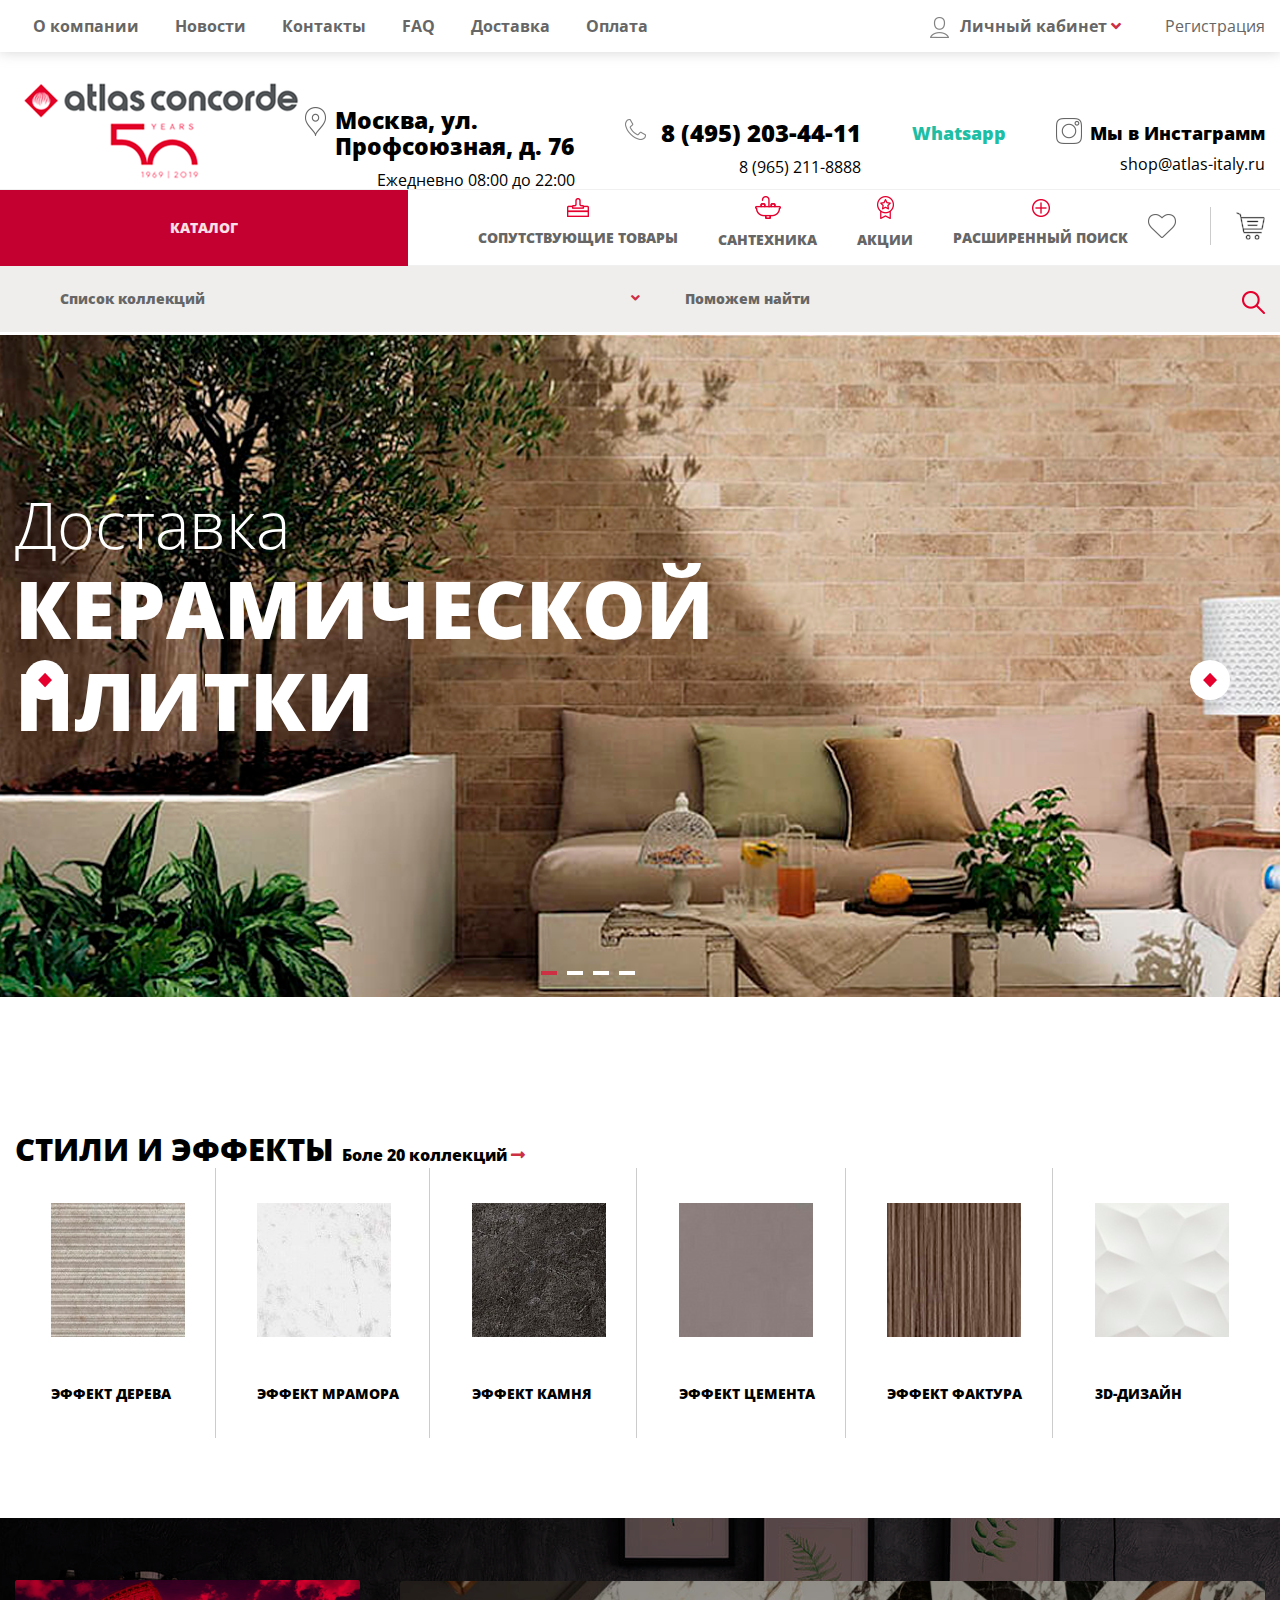
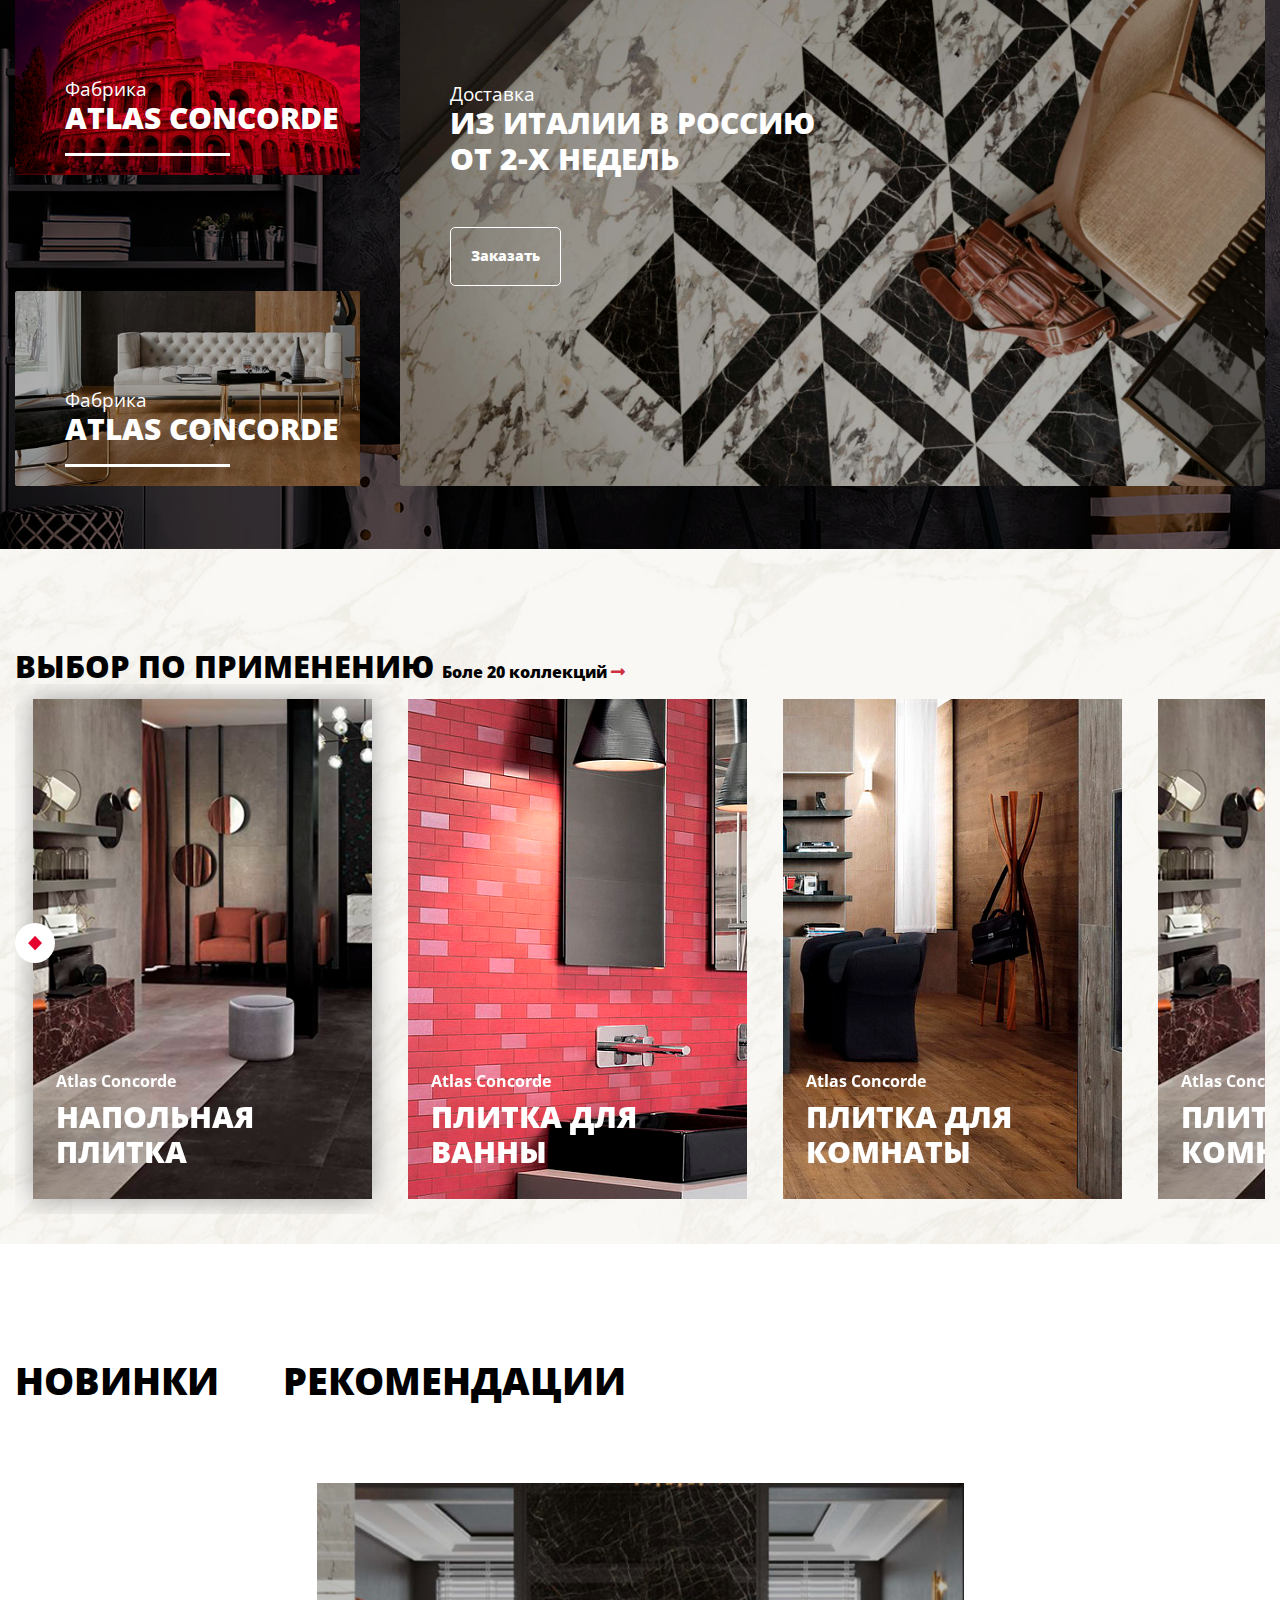
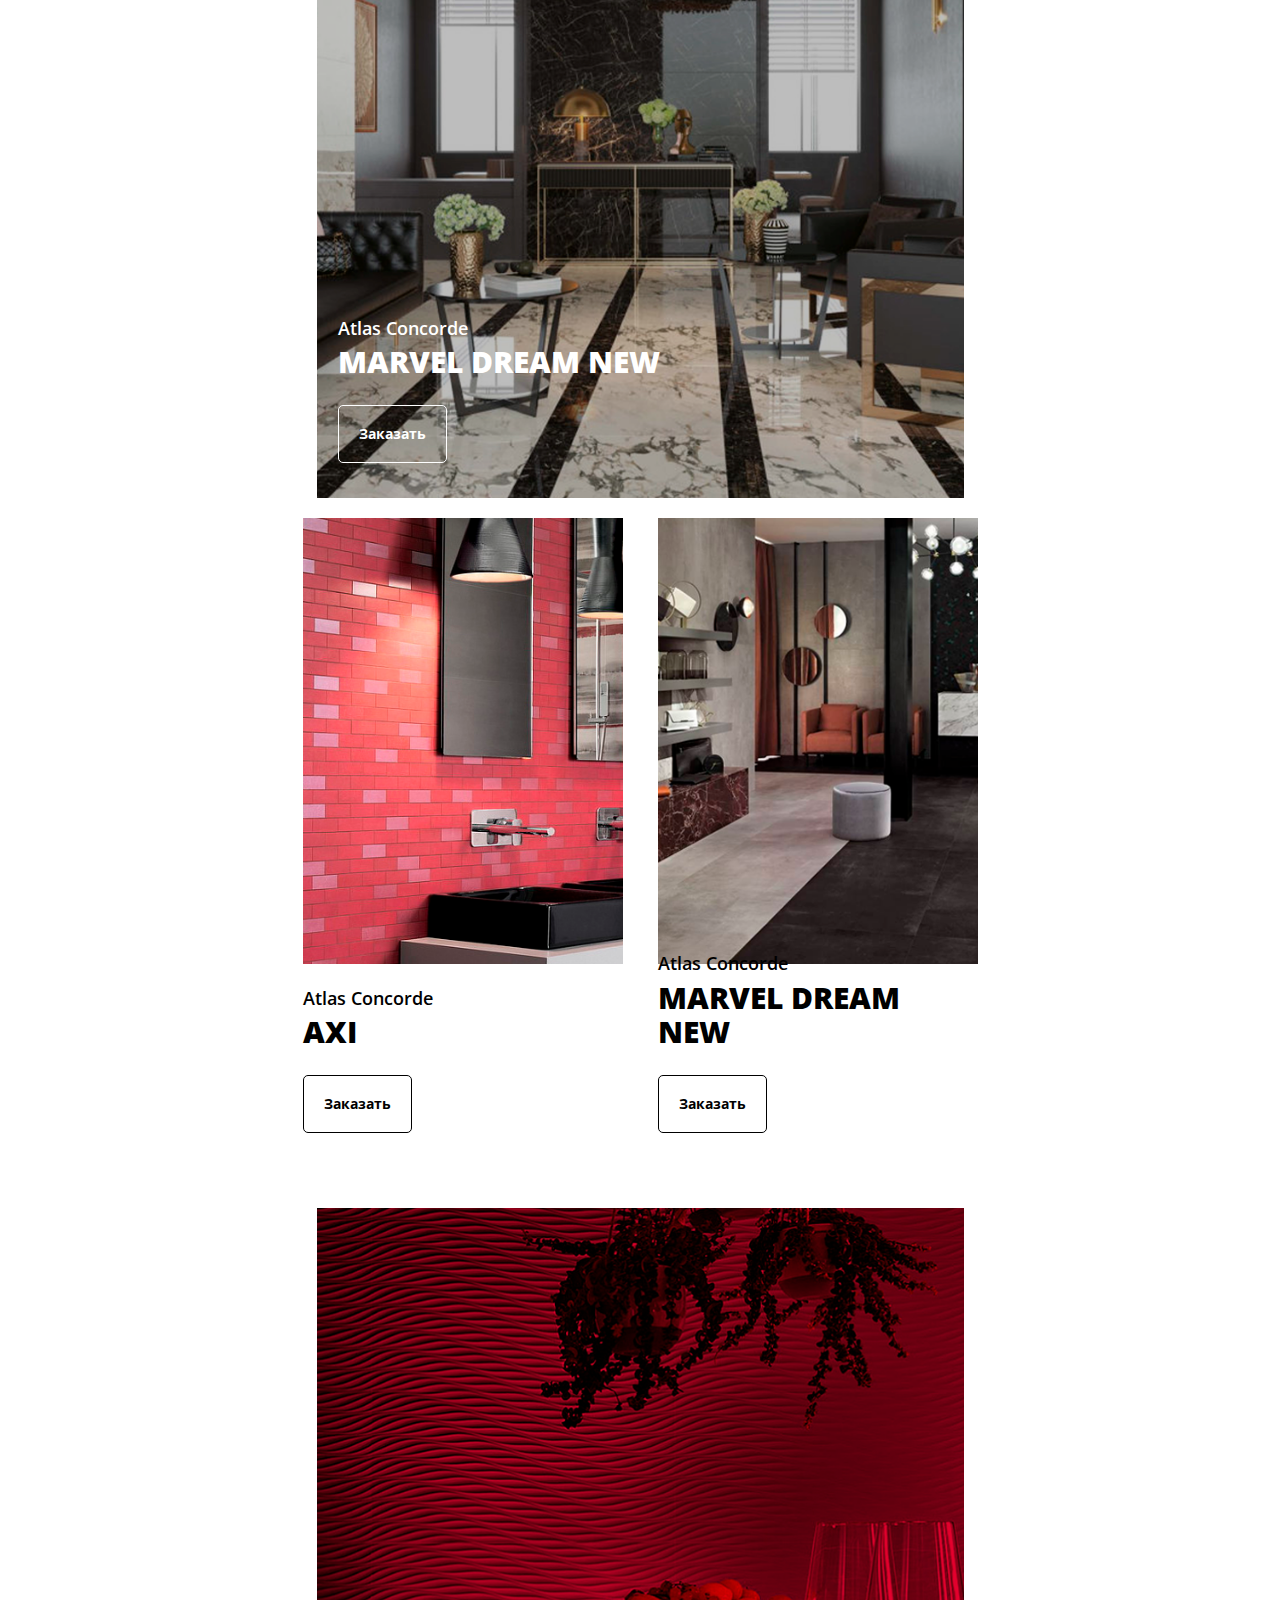
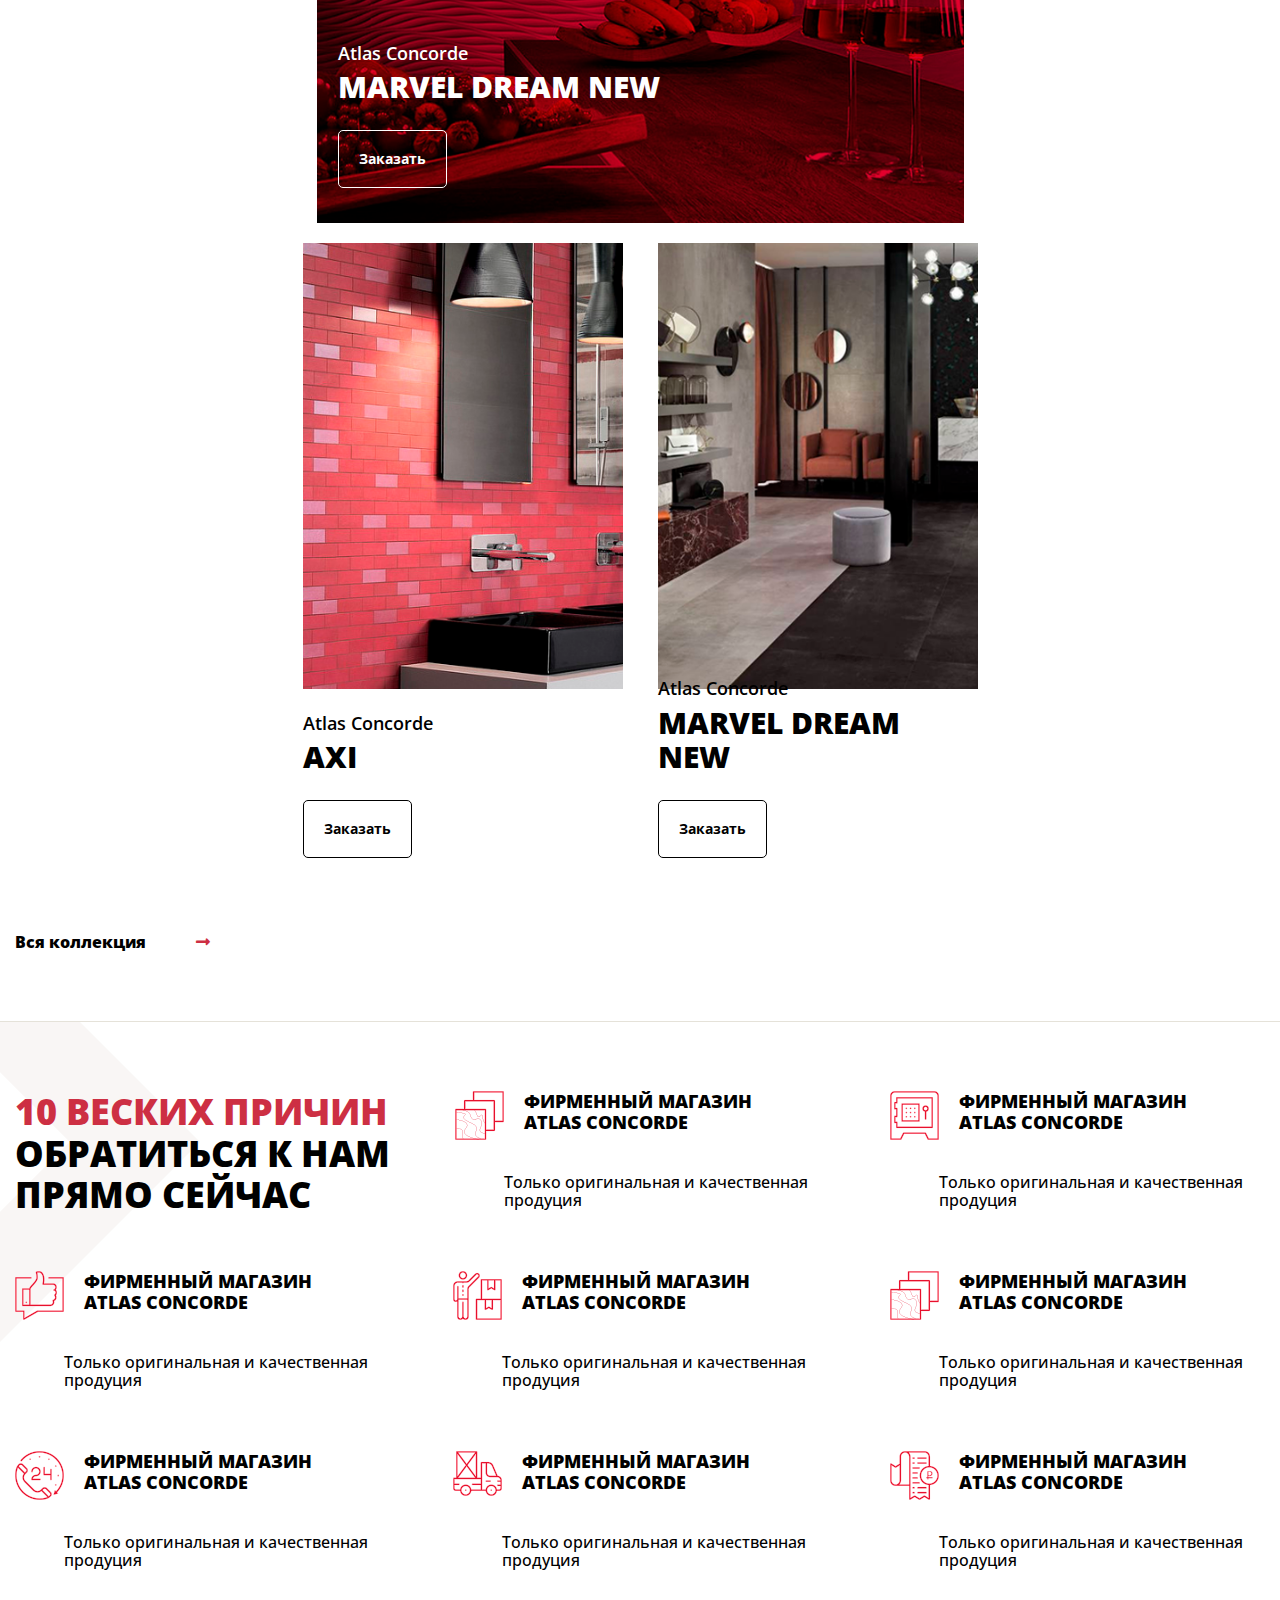
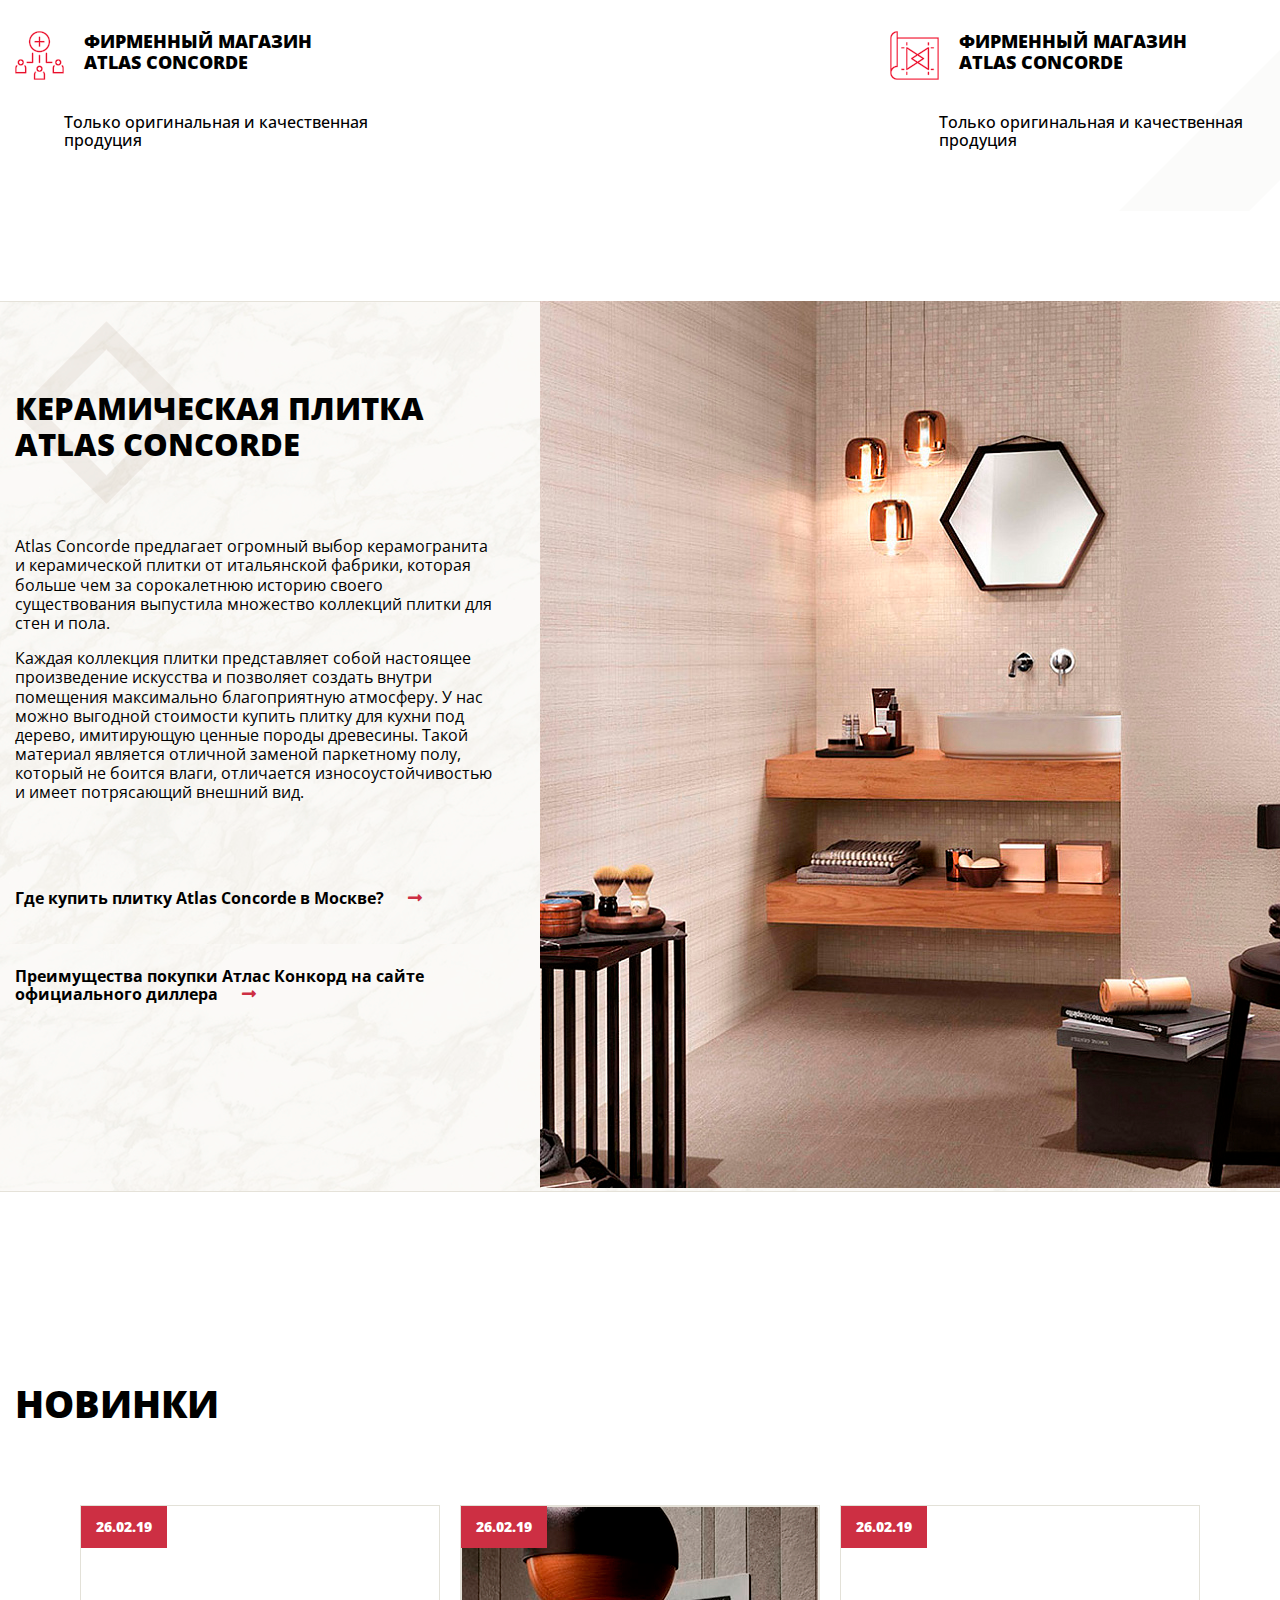
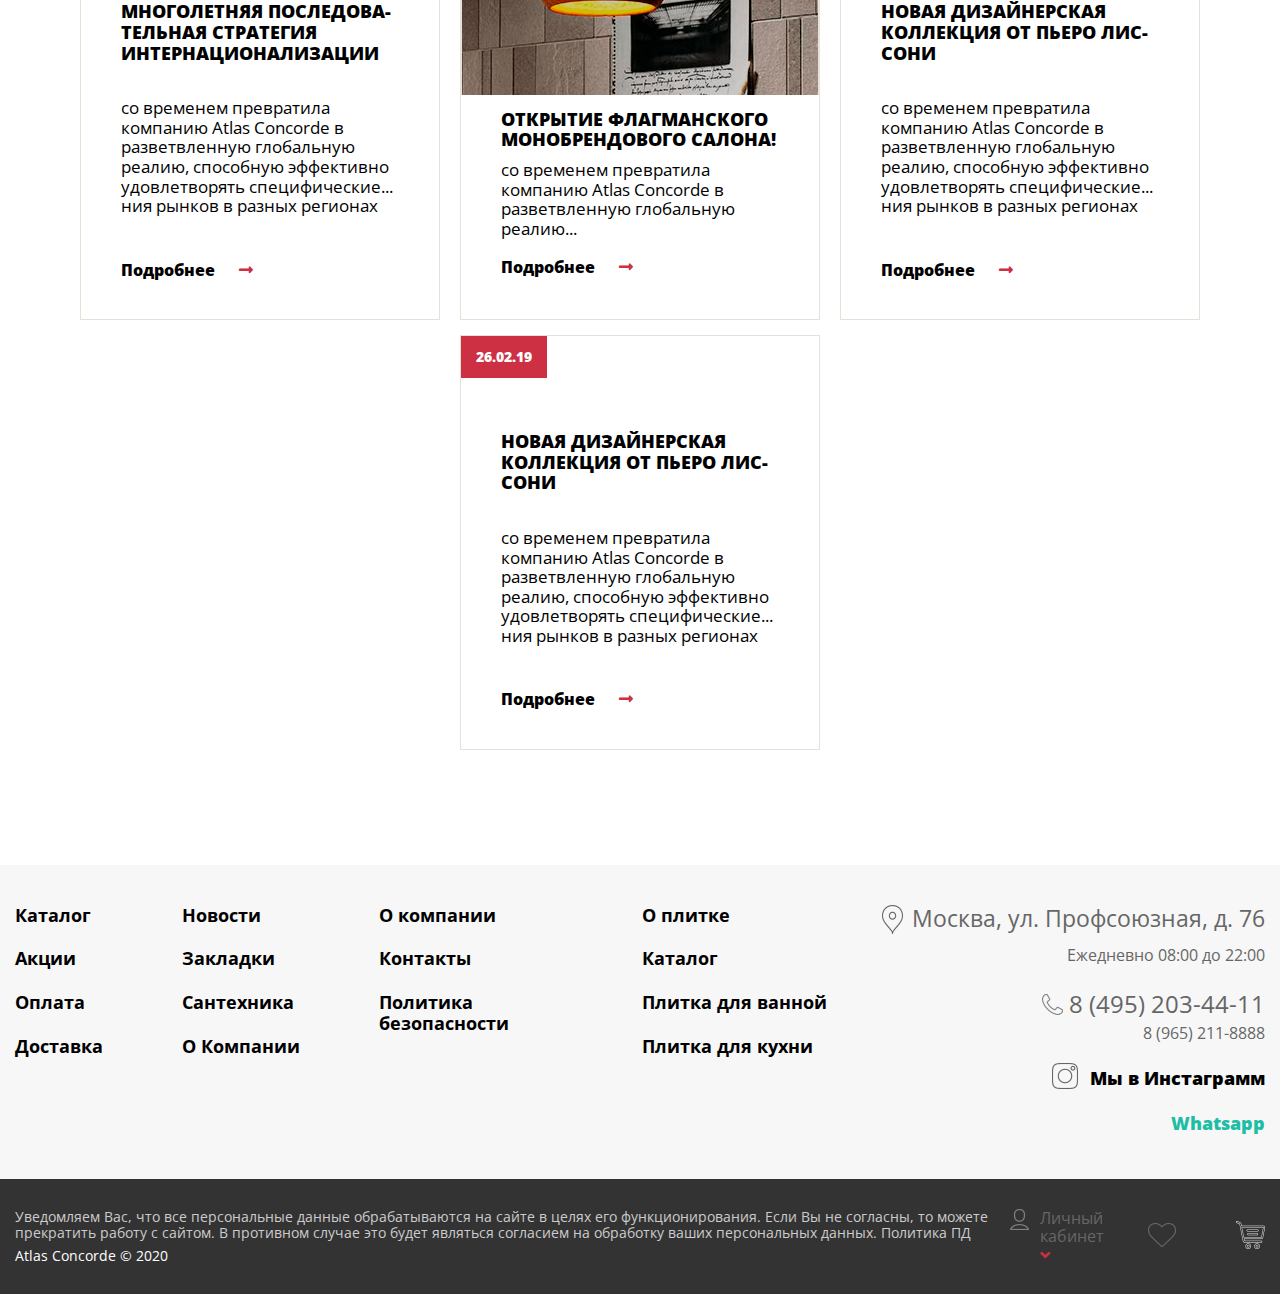
<file: index.html>
<!DOCTYPE html>
<html lang="en">
<head>
  <meta charset="UTF-8">
  <meta name="viewport" content="width=device-width, initial-scale=1.0">
  <meta http-equiv="X-UA-Compatible" content="ie=edge">
  <title>Atlas Concorde</title>
  

  <link href="https://fonts.googleapis.com/css2?family=Open+Sans:wght@400;600;700&display=swap" rel="stylesheet">
  <link href="https://use.fontawesome.com/releases/v5.0.13/css/all.css" rel="stylesheet">
   <link rel="stylesheet" href="https://cdnjs.cloudflare.com/ajax/libs/animate.css/3.7.0/animate.min.css"/>
   <link rel="stylesheet" href="css/style.min.css">
</head>
<body>
	<header class="header" id="s1">		
		  <div class="header__inner">
		  	<div class="container">
		<div class="header-top" id="head-top">

			<div class="menu-burger" id="burger">
				<div class="menu-burder__item"></div>
					<div class="menu-burder__item"></div>
						<div class="menu-burder__item"></div>
			</div>

			<div class="menu-icons">
				<div class="menu-icons__item">
					<a href="">
						<img src="img/whatsup-smart.png">
					</a>
				</div>
				<div class="menu-icons__item">
					<a href="">
						<img src="img/inst-smart.png">
					</a>
				</div>

				<div class="menu-icons__item">
					<a href="">
						<img src="img/phone-smart.png">
						<span>8 (495) 203-44-11</span>
					</a>
				</div>

			</div>

			<div class="menu-oreder">
				<a href="">
		            <img src="img/cart.png">

				</a>
			</div>

			<nav class="header-top__menu" >
				<ul class="header-top__list" id="head-menu">
					<li class="header-top__item"><a href="#s1" class="header-top__link ">О компании</a></li>
					<li class="header-top__item"><a href="#s2" class="header-top__link">Новости</a></li>
					<li class="header-top__item"><a href="#s3" class="header-top__link">Контакты</a></li>
					<li class="header-top__item"><a href="#s4" class="header-top__link">FAQ</a></li>
					<li class="header-top__item"><a href="#s5" class="header-top__link">Доставка</a></li>
					<li class="header-top__item"><a href="#s6" class="header-top__link">Оплата</a></li>
				</ul>
			</nav>
			<div class="header-top__privat">
				<div class="header-top__signin">
					<a href="#" class="signin-link"> Личный кабинет  </a><i class="fas fa-angle-down"></i>		
			</div>		
				<div class="header-top__login">
					<a href="#" class="signin-link">Регистрация </a>		
				</div>
			</div>
		</div>
		</div>
		</div>
		<div class="container">
		<div class="header__contact">
			<div class="header__logo">
				<a href="#" class="header__logo-link"><img src="img/logo.png"></a>
			</div>
			<div class="header__links-ss">
			<div class="header__adress">
				Москва, ул. Профсоюзная, д. 76  <span>Ежедневно 08:00 до 22:00</span>
			</div>
			<div class="header__phone">
				8 (495) 203-44-11 <span>8 (965) 211-8888 </span>
			</div>
			<div class="header__callme">
				<a href="" class="header__callme-btn">Обратный звонок</a>
			</div>
			<div class="header__ws">
				<a href="" class="header__ws-link">Whatsapp</a>
			</div>
			<div class="header__inst">
				<a href="" class="header__inst-link">Мы в Инстаграмм </a> <span>shop@atlas-italy.ru</span>
			</div>
			</div>
		</div>

		</div>
		<div class="header__catalog">			
			<div class="container">
				<div class="header__catalog-inner">

				<div class="catalog-catalog"> <a href="katalog.html" class="catalog-catalog__link">Каталог</a></div>
				<ul class="catalog-menu">
					<li class="catalog-menu-item">
						<img src="img/catalog-item1.png">
						<a href="" class="catalog-menu-link bye">Сопутствующие товары</a>
					</li>
					<li class="catalog-menu-item">
						<img src="img/catalog-item2.png">
						<a href="" class="catalog-menu-link bye">Сантехника</a>
					</li>
					<li class="catalog-menu-item">
						<img src="img/catalog-item3.png">
						<a href="" class="catalog-menu-link hie">Акции</a>
					</li>
					<li class="catalog-menu-item">
						<img src="img/catalog-item4.png">
						<a href="" class="catalog-menu-link hie">Расширенный поиск</a>
					</li>
				</ul>
				<div class="catalog__items">
				<div class="catalog__liked">
					<a href=""><img src="img/liked.png"></a>
				</div>
				<div class="catalog__cart">
					<a href=""><img src="img/cart.png"></a>
				</div>
				</div>
				
			</div>
		</div>
	</div>
	<div class="header__search" >
		<div class="container">
			<div class="header__search-inner">
				<div  class="header__search-search" id="search-s"> <a href="" id="search-link">Список коллекций <i class="fas fa-angle-down"></i></a> <ul class="header__search-menu">
					  
					<li><a href="#">3D WALL DESIGN</a></li>
					<li><a href="#">ARBOR Wall</a></li>
					<li><a href="#">ARKSHADE Wall</a></li>
					<li><a href="#">ARTY</a></li>
					<li><a href="#"> BRAVE Wall</a></li>
					<li><a href="#">BRICK ATELIER</a></li>
					<li><a href="#">3D WALL DESIGN</a></li>
					<li><a href="#">BRAVE Wall</a></li>
					<li><a href="#">ARTY</a></li>
					<li><a href="#">3D WALL DESIGN</a></li>
					<li><a href="#">ARKSHADE Wall</a></li>
					<li><a href="#">3D WALL DESIGN</a></li>
					<li><a href="#">ARKSHADE Wall</a></li>
					<li><a href="#">ARTY</a></li>
					<li><a href="#">ARBOR Wall</a></li>
					<li><a href="#">3D WALL DESIGN</a></li>
					<li><a href="#">ARKSHADE Wall</a></li>
					<li><a href="#">ARTY</a></li>
					<li><a href="#">ARBOR Wall</a></li>
					<li><a href="#">ARBOR Wall</a></li>
					<li><a href="#">3D WALL DESIGN</a></li>
					<li><a href="#">ARBOR Wall</a></li>
					<li><a href="#">ARKSHADE Wall</a></li>
					<li><a href="#">ARTY</a></li>
					<li><a href="#"> BRAVE Wall</a></li>
					<li><a href="#">BRICK ATELIER</a></li>
					<li><a href="#">3D WALL DESIGN</a></li>
					<li><a href="#">BRAVE Wall</a></li>
					<li><a href="#">ARTY</a></li>
					<li><a href="#">3D WALL DESIGN</a></li>
					<li><a href="#">ARKSHADE Wall</a></li>
					<li><a href="#">3D WALL DESIGN</a></li>
					<li><a href="#">ARKSHADE Wall</a></li>
					<li><a href="#">ARTY</a></li>
					<li><a href="#">ARBOR Wall</a></li>
					<li><a href="#">3D WALL DESIGN</a></li>
					<li><a href="#">ARKSHADE Wall</a></li>
					<li><a href="#">ARTY</a></li>
					<li><a href="#">ARBOR Wall</a></li>
					<li><a href="#">ARBOR Wall</a></li>
				</ul></div>
				<div class="header__search-search">
                    <a href="">Поможем найти <img src="img/search.png"></a>  
				</div>
			</div>
		</div>
	</div>
		<div class="header__slider">
			<div class="header__slider-item" style="background-image: url(img/header-slide.png);">
				<div class="container">
				<div class="header__slider-text">
				Доставка <span>Керамической плитки<span>
					</div>
					</div>
			</div>
			<div class="header__slider-item" style="background-image: url(img/header-slide.png);">
				<div class="container">
				<div class="header__slider-text">
				Доставка <span>Керамической плитки<span>
					</div>
					</div>
			</div>
			<div class="header__slider-item" style="background-image: url(img/header-slide.png);">
				<div class="container">
				<div class="header__slider-text">
				Доставка <span>Керамической плитки<span>
					</div>
					</div>
			</div>
			<div class="header__slider-item" style="background-image: url(img/header-slide.png);">
				<div class="container">
				<div class="header__slider-text">
				Доставка <span>Керамической плитки<span>
					</div>
					</div>
			</div>
		</div>		
		<div class="header__styles">
			<div class="container">
				<div class="header__styles-inner">
					<div class="title-box">
					
					<div class="title-box__title">
						Стили и эффекты 
						<span><a href="">Боле 20 коллекций <i class="fas fa-long-arrow-alt-right"></i></a></span>
					</div>
					</div>
					<div class="header__effects">
						<div class="header__effects-item">
							<div class="effects-item__img">
								<img src="img/effect1.png">
							</div>
							<div class="effects-item__text">
								Эффект дерева
							</div>
						</div>
						<div class="header__effects-item">
							<div class="effects-item__img">
								<img src="img/effect2.png">
							</div>
							<div class="effects-item__text">
								Эффект мрамора
							</div>
						</div>
						<div class="header__effects-item">
							<div class="effects-item__img">
								<img src="img/effect3.png">
							</div>
							<div class="effects-item__text">
								Эффект камня
							</div>
						</div>
						<div class="header__effects-item">
							<div class="effects-item__img">
								<img src="img/effect4.png">
							</div>
							<div class="effects-item__text">
								Эффект цемента
							</div>
						</div>
						<div class="header__effects-item">
							<div class="effects-item__img">
								<img src="img/effect5.png">
							</div>
							<div class="effects-item__text">
								Эффект фактура
							</div>
						</div>
						<div class="header__effects-item">
							<div class="effects-item__img">
								<img src="img/effect6.png">
							</div>
							<div class="effects-item__text">
								3D-дизайн
							</div>
						</div>
					</div>
				</div>
			</div>
		</div>
	</header>
	

	<section class="delivery" id="s2">
		<div class="container">
			<div class="delivery__inner">
				<div class="factory">
					<div class="factory__item" style="background-image: url(img/factory1.png);">						
						<div class="factory__item-text">Фабрика <span>Atlas Concorde</span> </div>						
					</div>
					<div class="factory__item" style="background-image: url(img/factory2.png);">					
						<div class="factory__item-text">Фабрика <span>Atlas Concorde</span> </div> 
					</div>
				</div>
				<div class="delivery-get" style="background-image: url(img/delivery-get.png);">					
					<div class="delivery-get__text">
						<div class="delivery-get__title">Доставка <span>из италии в россию от 2-х недель</span> </div>
					<div class="delivery-get__btn">
						<a href="" class="delivery-get__btn-link">Заказать</a>
					</div>
					</div>					
				</div>
			</div>
		</div>
	</section>



	<section class="list" id="s3">
		<div class="list__inner">
			<div class="container">
			<div class="list__wrapper">
				<div class="title-box">				
					<div class="title-box__title">
						Выбор  по применению
						<span><a href="">Боле 20 коллекций <i class="fas fa-long-arrow-alt-right"></i></a></span>
					</div>
					</div>
					<div class="wrap">
			    <div class="list__slider">
			    	<div class="list__slider-item ">
			    		<div class="list-box " style="background-image: url(img/list1.png);">
			    			<div class="warap">
			    			<div class="list-box__subtitle">Atlas Concorde</div>
			    			<div class="list-box__title">
                                  Напольная плитка 
			    			</div>
			    			</div>
			    		</div>
			    	</div>
			    	<div class="list__slider-item">
			    		<div class="list-box" style="background-image: url(img/list2.png);">
			    			<div class="warap">
			    			<div class="list-box__subtitle">Atlas Concorde</div>
			    			<div class="list-box__title">
                                   плитка для ванны 
			    			</div>
			    		</div>
			    		</div>
			    	</div>
			    	<div class="list__slider-item">
			    		<div class="list-box" style="background-image: url(img/list3.png);">
			    			<div class="warap">
			    			<div class="list-box__subtitle">Atlas Concorde</div>
			    			<div class="list-box__title">
                                 плитка для комнаты 
			    			</div>
			    		</div>
			    		</div>
			    	</div>
			    	<div class="list__slider-item">
			    		<div class="list-box" style="background-image: url(img/list1.png);">
			    			<div class="warap">
			    			<div class="list-box__subtitle">Atlas Concorde</div>
			    			<div class="list-box__title">
                                  плитка для комнаты 
			    			</div>
			    		</div>
			    		</div>
			    	</div>
			    	<div class="list__slider-item">
			    		<div class="list-box" style="background-image: url(img/list1.png);">
			    			<div class="warap">
			    			<div class="list-box__subtitle">Atlas Concorde</div>
			    			<div class="list-box__title">
                                  Напольная плитка 
			    			</div>
			    		</div>
			    		</div>
			    	</div>
			    	<div class="list__slider-item">
			    		<div class="list-box" style="background-image: url(img/list2.png);">
			    			<div class="warap">
			    			<div class="list-box__subtitle">Atlas Concorde</div>
			    			<div class="list-box__title">
                                   плитка для ванны 
			    			</div>
			    		</div>
			    		</div>
			    	</div>
			    	<div class="list__slider-item">
			    		<div class="list-box" style="background-image: url(img/list3.png);">
			    			<div class="warap">
			    			<div class="list-box__subtitle">Atlas Concorde</div>
			    			<div class="list-box__title">
                                 плитка для комнаты 
			    			</div>
			    		</div>
			    		</div>
			    	</div>
			    	<div class="list__slider-item">
			    		<div class="list-box" style="background-image: url(img/list1.png);">
			    			<div class="warap">
			    			<div class="list-box__subtitle">Atlas Concorde</div>
			    			<div class="list-box__title">
                                  плитка для комнаты 
			    			</div>
			    		</div>
			    		</div>
			    	</div>
			    </div>
			    </div>
			</div>
</div>
		</div>
	</section>





	<section class="new" id="s4">
		<div class="container">
			<div class="new__inner">
				<div class="new-btn"><a href="">Новинки</a> </div>
				<div class="new-btn"><a href=""> Рекомендации</a></div>
				<div class="new-box">
					<div class="new-box__item" style="background-image: url(img/new-item1.png);">
						<div class="new-box__content">
						<div class="new-box__item-subtitle">Atlas Concorde</div>
						<div class="new-box__item-title"> MARVEL DREAM new</div>
	                    <div class="new-box__item-btn"><a href=""> Заказать</a></div>
	                    </div>
					</div>
					<div class="new-box__item bass1">
					      <div class="new-box__item-box" style="background-image: url(img/list2.png);">
					      	<div class="new-tex-box">
					      		
					      		<div class="new-box__subtitle">Atlas Concorde </div>
					      		<div class="new-box__title">AXI</div>
					      		<div class="new-box__btn"><a href="">Заказать</a> </div>
					      		</div>
				      </div>
					       <div class="new-box__item-box minus" style="background-image: url(img/list1.png);">
					       	     <div class="new-tex-box">
					      		<div class="new-box__subtitle">Atlas Concorde</div>
					      		<div class="new-box__title"> MARVEL DREAM new</div>
					      		<div class="new-box__btn"><a href="">Заказать</a></div>
					      	</div>
					       </div>
					</div>
				</div>
				<div class="new-box">
					<div class="new-box__item bass" >
					      <div class="new-box__item-box "  style="background-image: url(img/list2.png);">
					      		<div class="new-tex-box">
					      		<div class="new-box__subtitle">Atlas Concorde </div>
					      		<div class="new-box__title">AXI</div>
					      		<div class="new-box__btn"><a href="">Заказать</a> </div>
					      	</div>
					      </div>
					       <div class="new-box__item-box minus" style="background-image: url(img/list1.png);">
					       	     <div class="new-tex-box">
					      		<div class="new-box__subtitle">Atlas Concorde</div>
					      		<div class="new-box__title"> MARVEL DREAM new</div>
					      		<div class="new-box__btn"><a href="">Заказать</a></div>
					      	</div>
					       </div>
					</div>
					<div class="new-box__item bass2"  style="background-image: url(img/new-item2.png);">
						<div class="new-box__content">
						<div class="new-box__item-subtitle">Atlas Concorde</div>
						<div class="new-box__item-title"> MARVEL DREAM new</div>
	                    <div class="new-box__item-btn"><a href=""> Заказать</a></div>
	                    </div>
					</div>
				</div>
				<div class="new-more">
					<a href=""> <span>Вся коллекция</span><i class="fas fa-long-arrow-alt-right"></i> </a>
				</div>
			</div>
		</div>
	</section>

	
	<section class="benefits" id="s5">
		<div class="container">
			<div class="benefits__inner">			
					<div class="benefits__title">
					10 ВЕСКИХ ПРИЧИН <span> ОБРАТИТЬСЯ К НАМ ПРЯМО СЕЙЧАС<span>
				</div>
				<div class="benefits__item">					
						<div class="benefits__item-img">
							<img src="img/benefits-item1.png">
						</div>
						<div class="benefits__item-box">
						<div class="benefits__item-title">
							Фирменный магазин Atlas Concorde  
						</div>
						<div class="benefits__item-text">
						Только оригинальная и качественная продуция
					</div>
					</div>					
				</div>
				<div class="benefits__item">				
						<div class="benefits__item-img">
							<img src="img/benefits-item2.png">
						</div>
						<div class="benefits__item-box">
						<div class="benefits__item-title">
							Фирменный магазин Atlas Concorde  
						</div>
						<div class="benefits__item-text">
						Только оригинальная и качественная продуция
					</div>
					</div>					
				</div>
				<div class="benefits__item">
					
						<div class="benefits__item-img">
							<img src="img/benefits-item3.png">
						</div>
						<div class="benefits__item-box">
						<div class="benefits__item-title">
							Фирменный магазин Atlas Concorde  
						</div>
						<div class="benefits__item-text">
						Только оригинальная и качественная продуция
					</div>
					</div>					
				</div>
				<div class="benefits__item">
					
						<div class="benefits__item-img">
							<img src="img/benefits-item4.png">
						</div>
						<div class="benefits__item-box">
						<div class="benefits__item-title">
							Фирменный магазин Atlas Concorde  
						</div>
						<div class="benefits__item-text">
						Только оригинальная и качественная продуция
					</div>
					</div>				
				</div>
				<div class="benefits__item">
					
						<div class="benefits__item-img">
							<img src="img/benefits-item1.png">
						</div>
						<div class="benefits__item-box">
						<div class="benefits__item-title">
							Фирменный магазин Atlas Concorde  
						</div>
						<div class="benefits__item-text">
						Только оригинальная и качественная продуция
					</div>
					</div>
					
				</div>
				<div class="benefits__item">
					
						<div class="benefits__item-img">
							<img src="img/benefits-item5.png">
						</div>
						<div class="benefits__item-box">
						<div class="benefits__item-title">
							Фирменный магазин Atlas Concorde  
						</div>
						<div class="benefits__item-text">
						Только оригинальная и качественная продуция
					</div>
					</div>					
				</div>
				<div class="benefits__item">
					
						<div class="benefits__item-img">
							<img src="img/benefits-item6.png">
						</div>
						<div class="benefits__item-box">
						<div class="benefits__item-title">
							Фирменный магазин Atlas Concorde  
						</div>
						<div class="benefits__item-text">
						Только оригинальная и качественная продуция
					</div>
					</div>				
				</div>
				<div class="benefits__item">
					
						<div class="benefits__item-img">
							<img src="img/benefits-item7.png">
						</div>
						<div class="benefits__item-box">
						<div class="benefits__item-title">
							Фирменный магазин Atlas Concorde  
						</div>
						<div class="benefits__item-text">
						Только оригинальная и качественная продуция
					</div>
					</div>					
				</div>
				<div class="benefits__item nearlast" >
					
						<div class="benefits__item-img">
							<img src="img/benefits-item8.png">
						</div>
						<div class="benefits__item-box">
						<div class="benefits__item-title">
							Фирменный магазин Atlas Concorde  
						</div>
						<div class="benefits__item-text">
						Только оригинальная и качественная продуция
					</div>
					</div>					
				</div>
				<div class="benefits__item">
					
						<div class="benefits__item-img">
							<img src="img/benefits-item9.png">
						</div>
						<div class="benefits__item-box">
						<div class="benefits__item-title">
							Фирменный магазин Atlas Concorde  
						</div>
						<div class="benefits__item-text">
						Только оригинальная и качественная продуция
					</div>
					</div>					
				</div>
			</div>
		</div>		
	</section>



	<section class="about" id="s6">
		<div class="container">
			<div class="about__inner">			
				<div class="about-box">					
				<div class="about-box__img-i">						
                    <img src="img/medium.png">
					</div>
					<div class="title-box">					
					<div class="title-box__title">
						Керамическая плитка <br> Atlas Concorde				
					</div>
					</div>
                     <div class="about-box__text">
					<p>	Atlas Concorde предлагает огромный выбор керамогранита и керамической плитки от итальянской фабрики, которая больше чем за сорокалетнюю историю своего существования выпустила множество коллекций плитки для стен и пола. </p>
<p>Каждая коллекция плитки представляет собой настоящее произведение искусства и позволяет создать внутри помещения максимально благоприятную атмосферу. У нас можно выгодной стоимости купить плитку для кухни под дерево, имитирующую ценные породы древесины. Такой материал является отличной заменой паркетному полу, который не боится влаги, отличается износоустойчивостью и имеет потрясающий внешний вид.</p>
				</div>			
                <div class="about-box-link" style="padding-bottom: 60px;">
                	Где купить плитку Atlas Concorde в Москве?
                	<a href=""><i class="fas fa-long-arrow-alt-right"></i></a>
                </div>
                <div class="about-box-link">
                	Преимущества покупки Атлас Конкорд на сайте официального диллера
                	<a href=""><i class="fas fa-long-arrow-alt-right"></i></a>
                </div>           
            </div>
				 <div class="about-box__img">						
                        <img src="img/about-box-photo.png" alt="MDN">                       
                      
				</div>			
		</div>
	</section>

	<section class="updates" id="s7">
		<div class="container">
			<div class="new-btn"><a href="">Новинки</a> </div>
			<div class="updates__wrapper">
            
				<div class="updatex-item">
					<div class="updates-box">
						<div class="updates-box__date">
							26.02.19
						</div>
						<div class="updates-box__title">Многолетняя последова-тельная стратегия интернационализации   </div>
						<div class="updates-box__subtitle"> со временем превратила компанию Atlas Concorde в разветвленную глобальную реалию, способную эффективно удовлетворять специфические... 
ния рынков в разных регионах </div>
                         <div class="updates-box__link">
                         	<a href="">Подробнее <i class="fas fa-long-arrow-alt-right"></i></a>
                         </div>
					</div>
				</div>
				<div class="updatex-item">
					<img src="img/update-box.png">
					<div class="updates-box">
						<div class="updates-box__date">
							26.02.19
						</div>
						<div class="updates-box__title">Открытие Флагманского монобрендового салона!  </div>
						<div class="updates-box__subtitle"> со временем превратила компанию Atlas Concorde в разветвленную глобальную реалию...  </div>
                         <div class="updates-box__link">
                         	<a href="">Подробнее <i class="fas fa-long-arrow-alt-right"></i></a>
                         </div>
					</div>
				</div>


				<div class="updatex-item">

					<div class="updates-box">

						<div class="updates-box__date">
							26.02.19
						</div>
						<div class="updates-box__title">Новая дизайнерская коллекция от Пьеро Лис-сони  </div>
						<div class="updates-box__subtitle"> со временем превратила компанию Atlas Concorde в разветвленную глобальную реалию, способную эффективно удовлетворять специфические... 
ния рынков в разных регионах </div>
                         <div class="updates-box__link">
                         	<a href="">Подробнее <i class="fas fa-long-arrow-alt-right"></i></a>
                         </div>
					</div>
				</div>
				<div class="updatex-item">
					<div class="updates-box">
						<div class="updates-box__date">
							26.02.19
						</div>
						<div class="updates-box__title">Новая дизайнерская коллекция от Пьеро Лис-сони  </div>
						<div class="updates-box__subtitle"> со временем превратила компанию Atlas Concorde в разветвленную глобальную реалию, способную эффективно удовлетворять специфические... 
ния рынков в разных регионах </div>
                         <div class="updates-box__link">
                         	<a href="">Подробнее <i class="fas fa-long-arrow-alt-right"></i></a>
                         </div>
					</div>
				</div>
			</div>
		</div>
	</section>


	<footer class="footer">
		<div class="footer-wrapper">
		<div class="container">
			<div class="footer__inner">
				<div class="menu-wrapper">
				<ul class="footer-menu">
					<li class="footer-menu__item"><a href="" class="footer-menu__link">Каталог</a></li> 
					<li class="footer-menu__item"><a href="" class="footer-menu__link">Акции</a></li>
					<li class="footer-menu__item"><a href="" class="footer-menu__link">Оплата</a></li>
					<li class="footer-menu__item"><a href="" class="footer-menu__link">Доставка</a></li>
					
				</ul>
				<ul class="footer-menu">
					<li class="footer-menu__item"><a href="" class="footer-menu__link">Новости</a></li>    
					<li class="footer-menu__item"><a href="" class="footer-menu__link">Закладки</a></li>
					<li class="footer-menu__item"><a href="" class="footer-menu__link">Сантехника</a></li>
					<li class="footer-menu__item"><a href="" class="footer-menu__link">О Компании</a></li>
					
				</ul>
				<ul class="footer-menu">
					<li class="footer-menu__item"><a href="" class="footer-menu__link">О компании</a></li>    
					<li class="footer-menu__item"><a href="" class="footer-menu__link">Контакты</a></li>
					<li class="footer-menu__item"><a href="" class="footer-menu__link">Политика безопасности</a></li>
					
					
				</ul>
				<ul class="footer-menu">
					<li class="footer-menu__item"><a href="" class="footer-menu__link">О плитке</a></li>     
					<li class="footer-menu__item"><a href="" class="footer-menu__link">Каталог</a></li>
					<li class="footer-menu__item"><a href="" class="footer-menu__link">Плитка для ванной</a></li>
					<li class="footer-menu__item"><a href="" class="footer-menu__link">Плитка для кухни</a></li>
					
				</ul>
				</div>

				<div class="footer-contact">
					<ul class="footer-contact__menu">
					<li class="footer-contact__menu-item"><div class="header__adress">
				Москва, ул. Профсоюзная, д. 76  <span>Ежедневно 08:00 до 22:00</span> </div></li>     
					<li class="footer-contact__menu-item"><div class="header__phone">
				8 (495) 203-44-11 <span>8 (965) 211-8888 </span>
			</div></li>

                     <li class="footer-contact__menu-item"><a href="" class="footer-contact__menu-link"><div class="header__inst">
				<a href="" class="header__inst-link">Мы в Инстаграмм </a></div></a></li>

					<li class="footer-contact__menu-item"><a href="" class="footer-contact__menu-link"><div class="header__ws">
				<a href="" class="header__ws-link">Whatsapp</a></div></a></li>

					
					</ul>
				</div>
			</div>
		</div>
		</div>

		<div class="footer-copyright">
			<div class="container">
				<div class="footer-copyright__inner">
			<div class="copyright-text">
				Уведомляем Вас, что все персональные данные обрабатываются на сайте в целях его функционирования. Если Вы не согласны, то можете прекратить работу с сайтом. В противном случае это будет являться согласием на обработку ваших персональных данных. Политика ПД    

				<span>Atlas Concorde © 2020 </span>                                
			</div>
			<div class="copyright-nav">
				<div class="header-top__signin">

					<a href="#" class="signin-link"> Личный кабинет  <i class="fas fa-angle-down"></i></a>
					
				</div>

				<div class="catalog__liked">
					<a href=""><img src="img/liked.png"></a>
				</div>
				<div class="catalog__cart">
					<a href=""><img src="img/cart.png"></a>
				</div>
				
			</div>
			</div>

			</div>
		</div>
	</footer> 


	



	
	

	
  
  
  <script src="https://ajax.googleapis.com/ajax/libs/jquery/3.4.1/jquery.min.js"></script>
  <script src="js/libs.min.js"></script>
  <script src="js/main.js"></script>
</body>
</html>
</file>
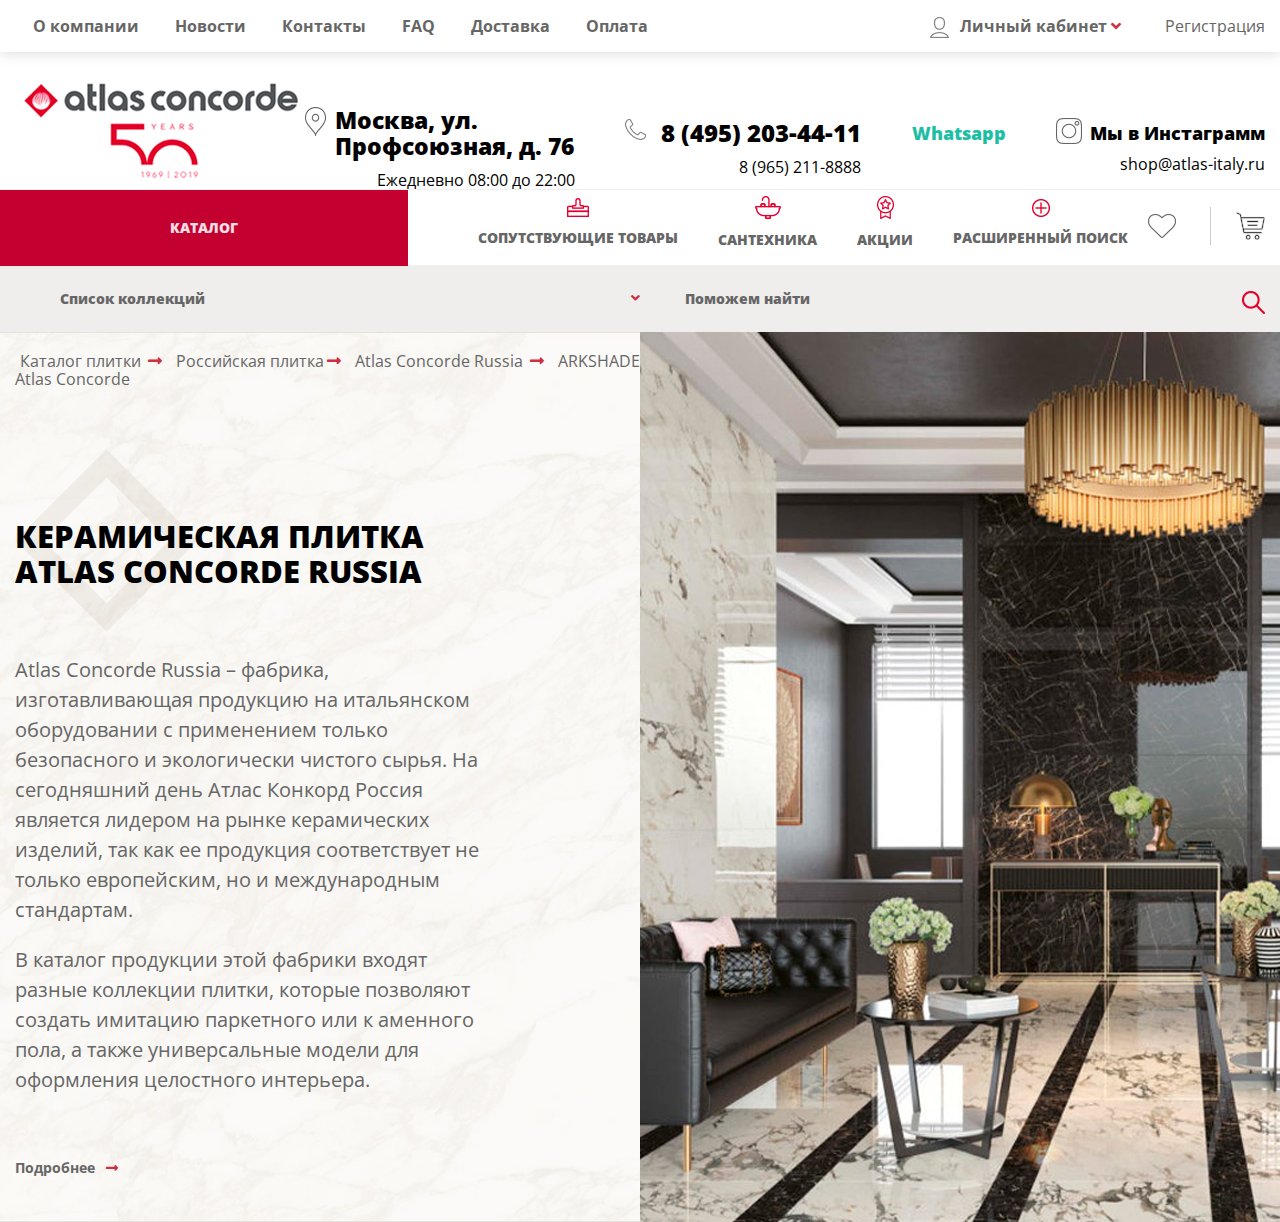
<file: katalog.html>
<!DOCTYPE html>
<html lang="en">
<head>
  <meta charset="UTF-8">
  <meta name="viewport" content="width=device-width, initial-scale=1.0">
  <meta http-equiv="X-UA-Compatible" content="ie=edge">
  <title>Atlas Concorde</title>
  

  <link href="https://fonts.googleapis.com/css2?family=Open+Sans:wght@400;600;700&display=swap" rel="stylesheet">
  <link href="https://use.fontawesome.com/releases/v5.0.13/css/all.css" rel="stylesheet">
   <link rel="stylesheet" href="https://cdnjs.cloudflare.com/ajax/libs/animate.css/3.7.0/animate.min.css"/>
   <link rel="stylesheet" href="css/style.min.css">
</head>
<body>











	<header class="header" id="s1">		
		  <div class="header__inner">
		  	<div class="container">
		<div class="header-top" id="head-top">

			<div class="menu-burger" id="burger">
				<div class="menu-burder__item"></div>
					<div class="menu-burder__item"></div>
						<div class="menu-burder__item"></div>
			</div>

			<div class="menu-icons">
				<div class="menu-icons__item">
					<a href="">
						<img src="img/whatsup-smart.png">
					</a>
				</div>
				<div class="menu-icons__item">
					<a href="">
						<img src="img/inst-smart.png">
					</a>
				</div>

				<div class="menu-icons__item">
					<a href="">
						<img src="img/phone-smart.png">
						<span>8 (495) 203-44-11</span>
					</a>
				</div>

			</div>

			<div class="menu-oreder">
				<a href="">
		            <img src="img/cart.png">

				</a>
			</div>

			<nav class="header-top__menu" >
				<ul class="header-top__list" id="head-menu">
					<li class="header-top__item"><a href="#s1" class="header-top__link ">О компании</a></li>
					<li class="header-top__item"><a href="#s2" class="header-top__link">Новости</a></li>
					<li class="header-top__item"><a href="#s3" class="header-top__link">Контакты</a></li>
					<li class="header-top__item"><a href="#s4" class="header-top__link">FAQ</a></li>
					<li class="header-top__item"><a href="#s5" class="header-top__link">Доставка</a></li>
					<li class="header-top__item"><a href="#s6" class="header-top__link">Оплата</a></li>
				</ul>
			</nav>
			<div class="header-top__privat">
				<div class="header-top__signin">
					<a href="#" class="signin-link"> Личный кабинет  </a><i class="fas fa-angle-down"></i>		
			</div>		
				<div class="header-top__login">
					<a href="#" class="signin-link">Регистрация </a>		
				</div>
			</div>
		</div>
		</div>
		</div>
		<div class="container">
		<div class="header__contact">
			<div class="header__logo">
				<a href="#" class="header__logo-link"><img src="img/logo.png"></a>
			</div>
			<div class="header__links-ss">
			<div class="header__adress">
				Москва, ул. Профсоюзная, д. 76  <span>Ежедневно 08:00 до 22:00</span>
			</div>
			<div class="header__phone">
				8 (495) 203-44-11 <span>8 (965) 211-8888 </span>
			</div>
			<div class="header__callme">
				<a href="" class="header__callme-btn">Обратный звонок</a>
			</div>
			<div class="header__ws">
				<a href="" class="header__ws-link">Whatsapp</a>
			</div>
			<div class="header__inst">
				<a href="" class="header__inst-link">Мы в Инстаграмм </a> <span>shop@atlas-italy.ru</span>
			</div>
			</div>
		</div>

		</div>
		<div class="header__catalog">			
			<div class="container">
				<div class="header__catalog-inner">

				<div class="catalog-catalog"> <a href="#" class="catalog-catalog__link">Каталог</a></div>
				<ul class="catalog-menu">
					<li class="catalog-menu-item">
						<img src="img/catalog-item1.png">
						<a href="" class="catalog-menu-link bye">Сопутствующие товары</a>
					</li>
					<li class="catalog-menu-item">
						<img src="img/catalog-item2.png">
						<a href="" class="catalog-menu-link bye">Сантехника</a>
					</li>
					<li class="catalog-menu-item">
						<img src="img/catalog-item3.png">
						<a href="" class="catalog-menu-link hie">Акции</a>
					</li>
					<li class="catalog-menu-item">
						<img src="img/catalog-item4.png">
						<a href="" class="catalog-menu-link hie">Расширенный поиск</a>
					</li>
				</ul>
				<div class="catalog__items">
				<div class="catalog__liked">
					<a href=""><img src="img/liked.png"></a>
				</div>
				<div class="catalog__cart">
					<a href=""><img src="img/cart.png"></a>
				</div>
				</div>
				
			</div>
		</div>
	</div>
	<div class="header__search" >
		<div class="container">
			<div class="header__search-inner">
				<div  class="header__search-search" id="search-s"> <a href="" id="search-link">Список коллекций <i class="fas fa-angle-down"></i></a> <ul class="header__search-menu">
					  
					<li><a href="#">3D WALL DESIGN</a></li>
					<li><a href="#">ARBOR Wall</a></li>
					<li><a href="#">ARKSHADE Wall</a></li>
					<li><a href="#">ARTY</a></li>
					<li><a href="#"> BRAVE Wall</a></li>
					<li><a href="#">BRICK ATELIER</a></li>
					<li><a href="#">3D WALL DESIGN</a></li>
					<li><a href="#">BRAVE Wall</a></li>
					<li><a href="#">ARTY</a></li>
					<li><a href="#">3D WALL DESIGN</a></li>
					<li><a href="#">ARKSHADE Wall</a></li>
					<li><a href="#">3D WALL DESIGN</a></li>
					<li><a href="#">ARKSHADE Wall</a></li>
					<li><a href="#">ARTY</a></li>
					<li><a href="#">ARBOR Wall</a></li>
					<li><a href="#">3D WALL DESIGN</a></li>
					<li><a href="#">ARKSHADE Wall</a></li>
					<li><a href="#">ARTY</a></li>
					<li><a href="#">ARBOR Wall</a></li>
					<li><a href="#">ARBOR Wall</a></li>
					<li><a href="#">3D WALL DESIGN</a></li>
					<li><a href="#">ARBOR Wall</a></li>
					<li><a href="#">ARKSHADE Wall</a></li>
					<li><a href="#">ARTY</a></li>
					<li><a href="#"> BRAVE Wall</a></li>
					<li><a href="#">BRICK ATELIER</a></li>
					<li><a href="#">3D WALL DESIGN</a></li>
					<li><a href="#">BRAVE Wall</a></li>
					<li><a href="#">ARTY</a></li>
					<li><a href="#">3D WALL DESIGN</a></li>
					<li><a href="#">ARKSHADE Wall</a></li>
					<li><a href="#">3D WALL DESIGN</a></li>
					<li><a href="#">ARKSHADE Wall</a></li>
					<li><a href="#">ARTY</a></li>
					<li><a href="#">ARBOR Wall</a></li>
					<li><a href="#">3D WALL DESIGN</a></li>
					<li><a href="#">ARKSHADE Wall</a></li>
					<li><a href="#">ARTY</a></li>
					<li><a href="#">ARBOR Wall</a></li>
					<li><a href="#">ARBOR Wall</a></li>
				</ul></div>
				<div class="header__search-search">
                    <a href="">Поможем найти <img src="img/search.png"></a>  
				</div>
			</div>
		</div>
	</div>

	<section class="atlascon">
		<div class="container">
			<div class="atlascon__inner">
				<div class="atlascon-item">
					<div class="atlas-item__links">
					 <a class="atl-btn" href="#">Каталог плитки <i class="fas fa-long-arrow-alt-right"></i></a>
					 <a class="atl-btn"href="#">Российская плитка<i class="fas fa-long-arrow-alt-right"></i></a>
					 <a class="atl-btn" href="#">Atlas Concorde Russia <i class="fas fa-long-arrow-alt-right"></i></a>
					 <a class="atl-btn" href="#">ARKSHADE Atlas Concorde</a>
					</div>
					<div class="content-box__atlas title-box">
					<div class="atlascon-title title-box__title">Керамическая плитка Atlas Concorde RUSSIA</div>
					<div class="atlascon-text"><p>Atlas Concorde Russia – фабрика, изготавливающая продукцию на итальянском оборудовании с применением только безопасного и экологически чистого сырья. На сегодняшний день Атлас Конкорд Россия является лидером на рынке керамических изделий, так как ее продукция соответствует не только европейским, но и международным стандартам.</p>
                    <p>
                      В каталог продукции этой фабрики входят разные коллекции плитки, которые позволяют создать имитацию паркетного или к аменного пола, а также универсальные модели для оформления целостного интерьера.</p></div>
					<div class="atlascon-btn"><a href="">Подробнее<i class="fas fa-long-arrow-alt-right"></i></a></div>
					</div>
				</div>
				<div class="atlascon-item">
					<img src="img/katalog-atlas.jpg">
				</div>
			</div>
		</div>
	</section>








</body>
















</html>
</file>
